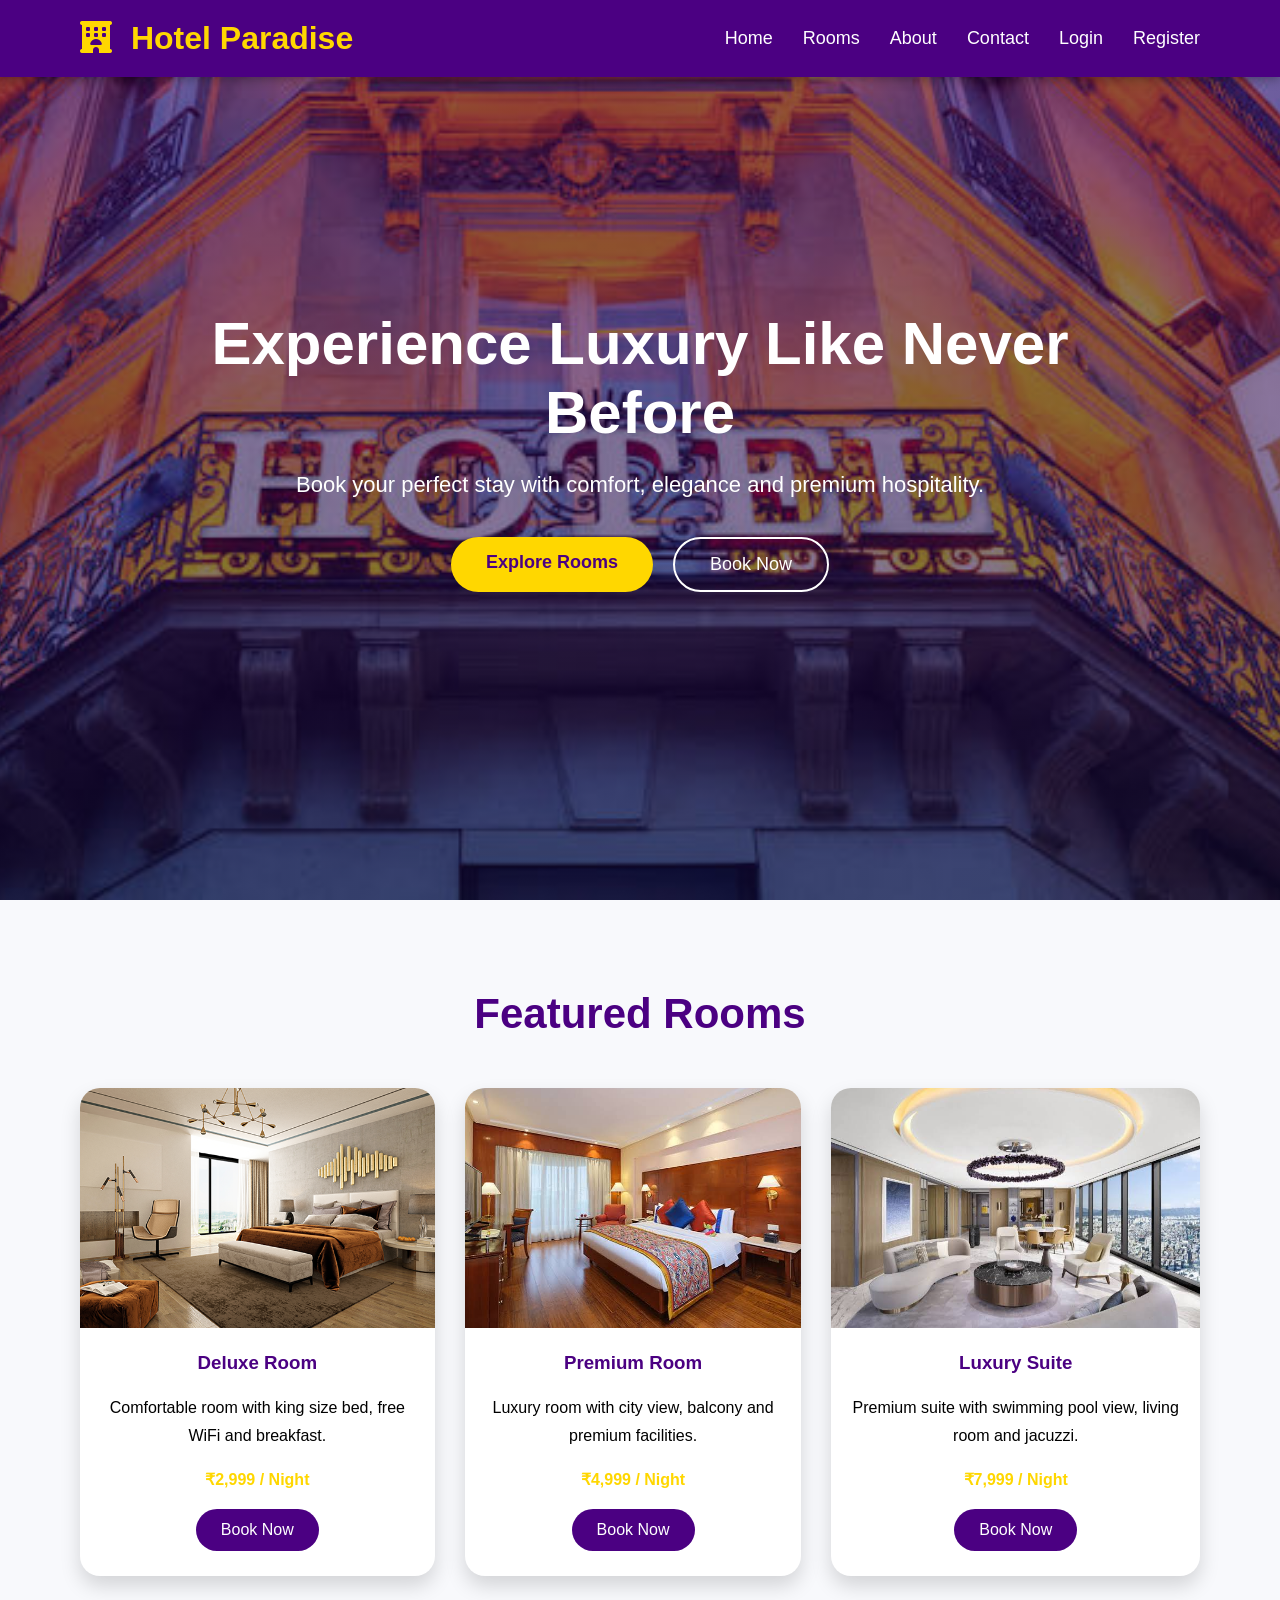
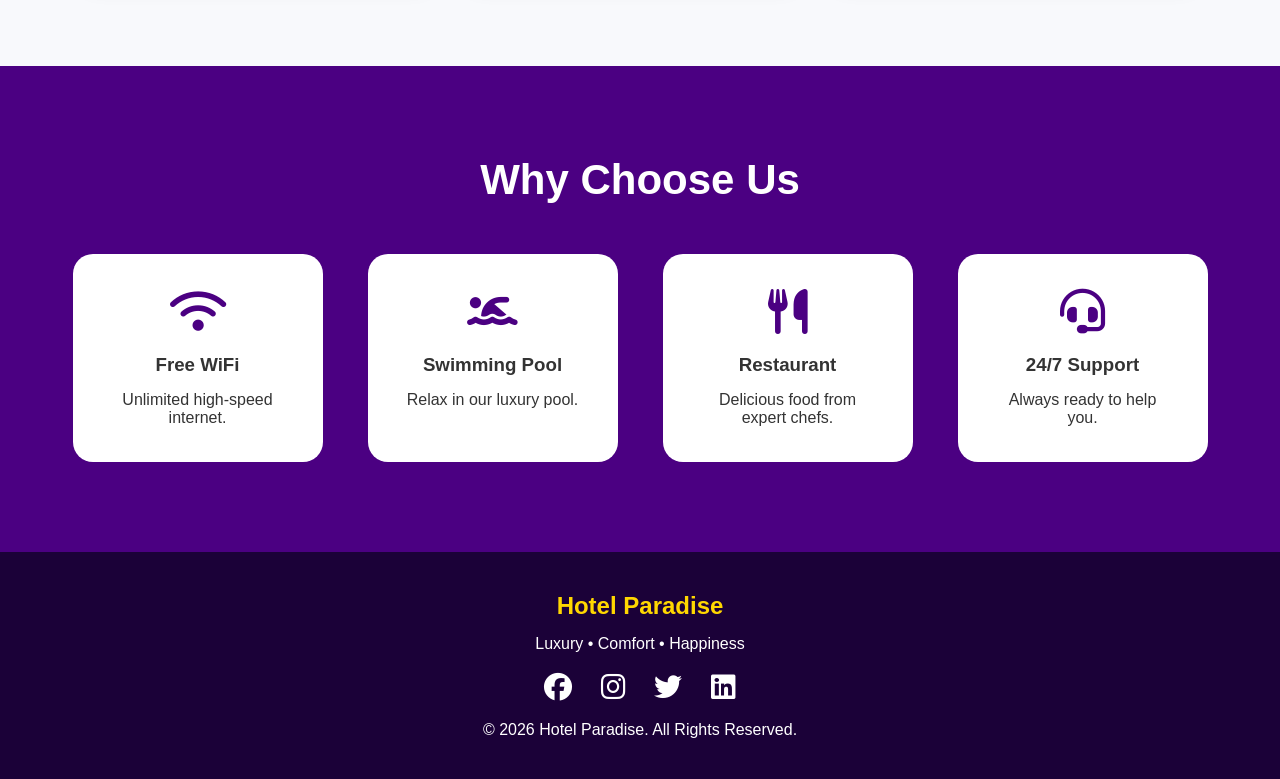
<file: index.html>
<!DOCTYPE html>
<html lang="en">
<head>

<meta charset="UTF-8">
<meta name="viewport" content="width=device-width, initial-scale=1.0">

<title>Hotel Management System</title>

<link rel="stylesheet" href="index.css">

<link rel="stylesheet"
href="https://cdnjs.cloudflare.com/ajax/libs/font-awesome/6.6.0/css/all.min.css">

</head>

<body>

<!-- Navigation -->

<header>

<nav class="navbar">

<div class="logo">

<i class="fa-solid fa-hotel"></i>

<span>Hotel Paradise</span>

</div>

<ul>

<li><a href="index.html">Home</a></li>

<li><a href="rooms.html">Rooms</a></li>

<li><a href="about.html">About</a></li>

<li><a href="contact.html">Contact</a></li>

<li><a href="login.html">Login</a></li>

<li><a href="register.html">Register</a></li>

</ul>

</nav>

</header>

<!-- Hero Section -->

<section class="hero">

<div class="hero-content">

<h1>
Experience Luxury Like Never Before
</h1>

<p>

Book your perfect stay with comfort,
elegance and premium hospitality.

</p>

<div class="buttons">

<a href="rooms.html" class="btn">
Explore Rooms
</a>

<a href="booking.html" class="btn2">
Book Now
</a>

</div>

</div>

</section>

<!-- Featured Rooms -->

<section class="rooms">

<h2>Featured Rooms</h2>

<div class="room-container">

<div class="room-card">

<img src="deluxe.jpg">

<h3>Deluxe Room</h3>

<p>

Comfortable room with king size bed,
free WiFi and breakfast.

</p>

<h4>₹2,999 / Night</h4>

<a href="booking.html">
Book Now
</a>

</div>

<div class="room-card">

<img src="premium.jpg">

<h3>Premium Room</h3>

<p>

Luxury room with city view,
balcony and premium facilities.

</p>

<h4>₹4,999 / Night</h4>

<a href="booking.html">
Book Now
</a>

</div>

<div class="room-card">

<img src="suite.jpg">

<h3>Luxury Suite</h3>

<p>

Premium suite with swimming pool view,
living room and jacuzzi.

</p>

<h4>₹7,999 / Night</h4>

<a href="booking.html">
Book Now
</a>

</div>

</div>

</section>

<!-- Why Choose Us -->

<section class="services">

<h2>Why Choose Us</h2>

<div class="service-container">

<div class="service">

<i class="fa-solid fa-wifi"></i>

<h3>Free WiFi</h3>

<p>Unlimited high-speed internet.</p>

</div>

<div class="service">

<i class="fa-solid fa-person-swimming"></i>

<h3>Swimming Pool</h3>

<p>Relax in our luxury pool.</p>

</div>

<div class="service">

<i class="fa-solid fa-utensils"></i>

<h3>Restaurant</h3>

<p>Delicious food from expert chefs.</p>

</div>

<div class="service">

<i class="fa-solid fa-headset"></i>

<h3>24/7 Support</h3>

<p>Always ready to help you.</p>

</div>

</div>

</section>

<!-- Footer -->

<footer>

<div class="footer-content">

<h2>Hotel Paradise</h2>

<p>

Luxury • Comfort • Happiness

</p>

<div class="social">

<i class="fab fa-facebook"></i>

<i class="fab fa-instagram"></i>

<i class="fab fa-twitter"></i>

<i class="fab fa-linkedin"></i>

</div>

<p>

© 2026 Hotel Paradise. All Rights Reserved.

</p>

</div>

</footer>

</body>

</html>
</file>
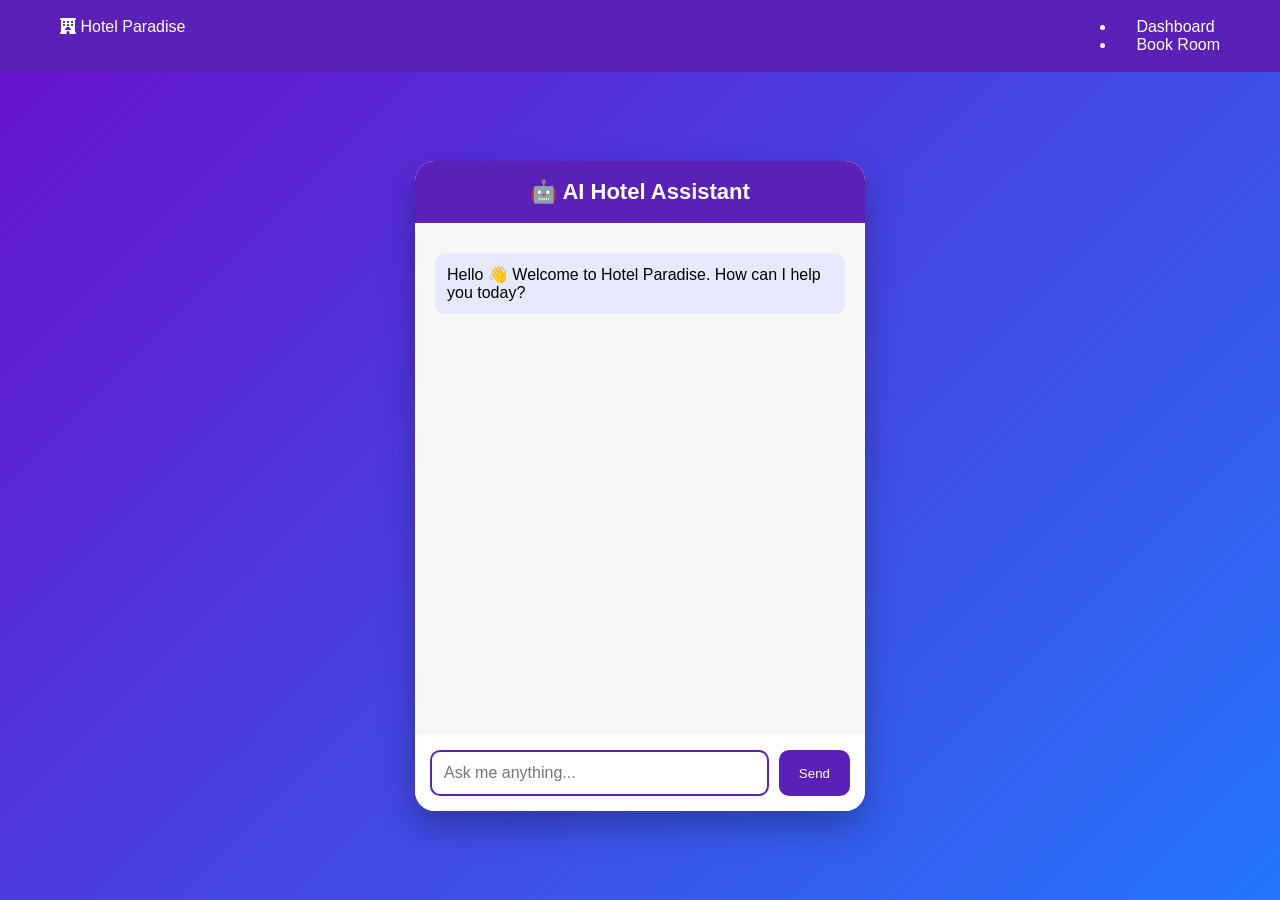
<file: chatbot.html>
<!DOCTYPE html>
<html lang="en">

<head>

<meta charset="UTF-8">

<meta name="viewport"
content="width=device-width, initial-scale=1.0">

<title>AI Hotel Assistant</title>

<link rel="stylesheet" href="chatbot.css">

<link rel="stylesheet"
href="https://cdnjs.cloudflare.com/ajax/libs/font-awesome/6.6.0/css/all.min.css">

</head>

<body>

<nav class="navbar">

<div class="logo">

<i class="fa-solid fa-hotel"></i>

Hotel Paradise

</div>

<ul>

<li><a href="dashboard.html">Dashboard</a></li>

<li><a href="booking.html">Book Room</a></li>

</ul>

</nav>

<div class="chat-container">

<div class="chat-header">

🤖 AI Hotel Assistant

</div>

<div id="chatBox" class="chat-box">

<div class="bot">

Hello 👋

Welcome to Hotel Paradise.

How can I help you today?

</div>

</div>

<div class="input-area">

<input
type="text"
id="userInput"
placeholder="Ask me anything...">

<button id="sendBtn">

Send

</button>

</div>

</div>

<script src="chatbot.js"></script>

</body>

</html>
</file>
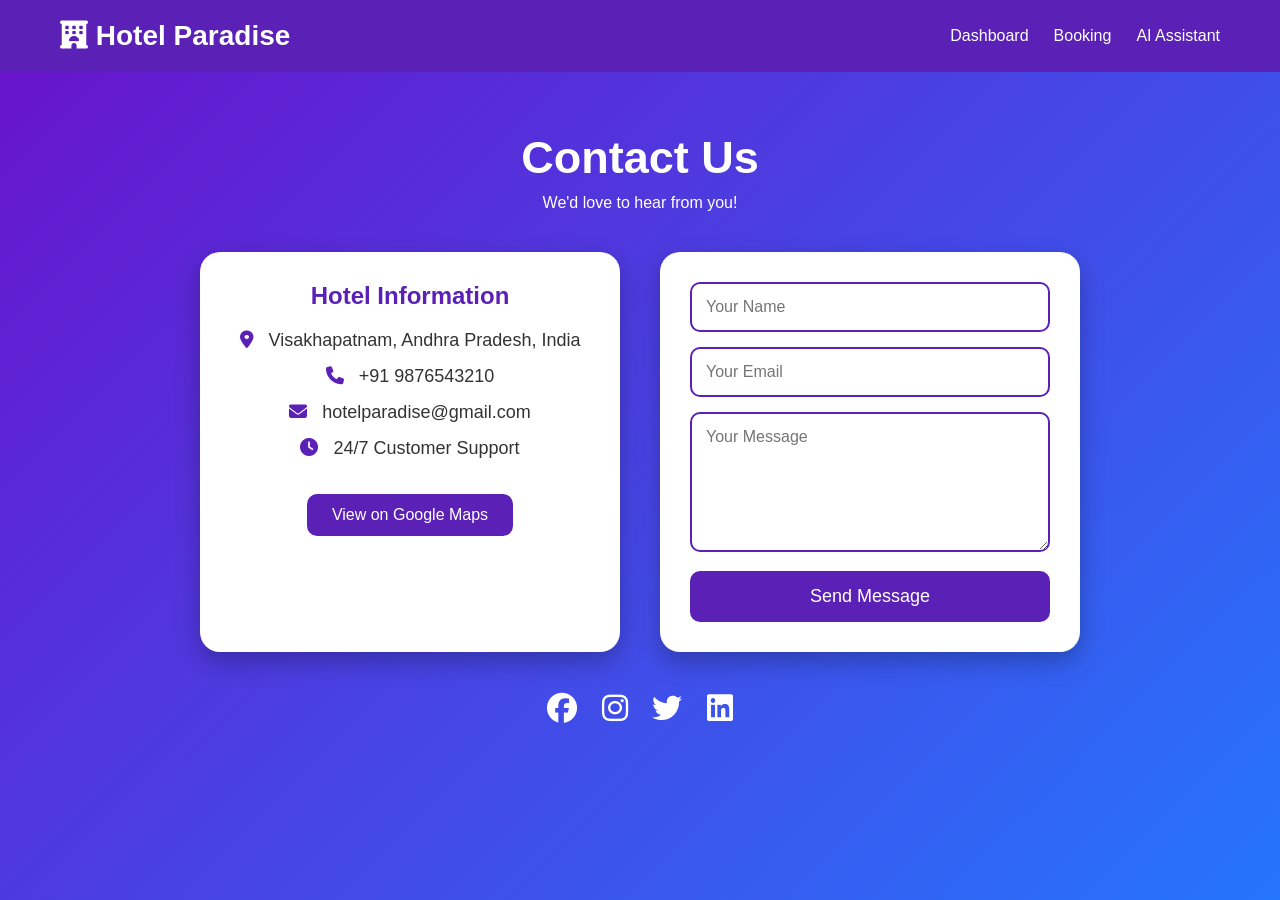
<file: contact.html>
<!DOCTYPE html>
<html lang="en">

<head>

<meta charset="UTF-8">

<meta name="viewport" content="width=device-width, initial-scale=1.0">

<title>Contact Us</title>

<link rel="stylesheet" href="contact.css">

<link rel="stylesheet"
href="https://cdnjs.cloudflare.com/ajax/libs/font-awesome/6.6.0/css/all.min.css">

</head>

<body>

<nav class="navbar">

<div class="logo">

<i class="fa-solid fa-hotel"></i>

Hotel Paradise

</div>

<ul>

<li><a href="dashboard.html">Dashboard</a></li>

<li><a href="booking.html">Booking</a></li>

<li><a href="chatbot.html">AI Assistant</a></li>

</ul>

</nav>

<section class="contact">

<h1>Contact Us</h1>

<p>We'd love to hear from you!</p>

<div class="contact-container">

<div class="contact-info">

<h2>Hotel Information</h2>

<p><i class="fa-solid fa-location-dot"></i>
Visakhapatnam, Andhra Pradesh, India</p>

<p><i class="fa-solid fa-phone"></i>
+91 9876543210</p>

<p><i class="fa-solid fa-envelope"></i>
hotelparadise@gmail.com</p>

<p><i class="fa-solid fa-clock"></i>
24/7 Customer Support</p>

<a href="https://maps.google.com" target="_blank" class="map-btn">

View on Google Maps

</a>

</div>

<div class="contact-form">

<form>

<input
type="text"
placeholder="Your Name"
required>

<input
type="email"
placeholder="Your Email"
required>

<textarea
rows="6"
placeholder="Your Message"
required></textarea>

<button type="submit">

Send Message

</button>

</form>

</div>

</div>

<div class="social">

<a href="#"><i class="fab fa-facebook"></i></a>

<a href="#"><i class="fab fa-instagram"></i></a>

<a href="#"><i class="fab fa-twitter"></i></a>

<a href="#"><i class="fab fa-linkedin"></i></a>

</div>

</section>

</body>

</html>
</file>
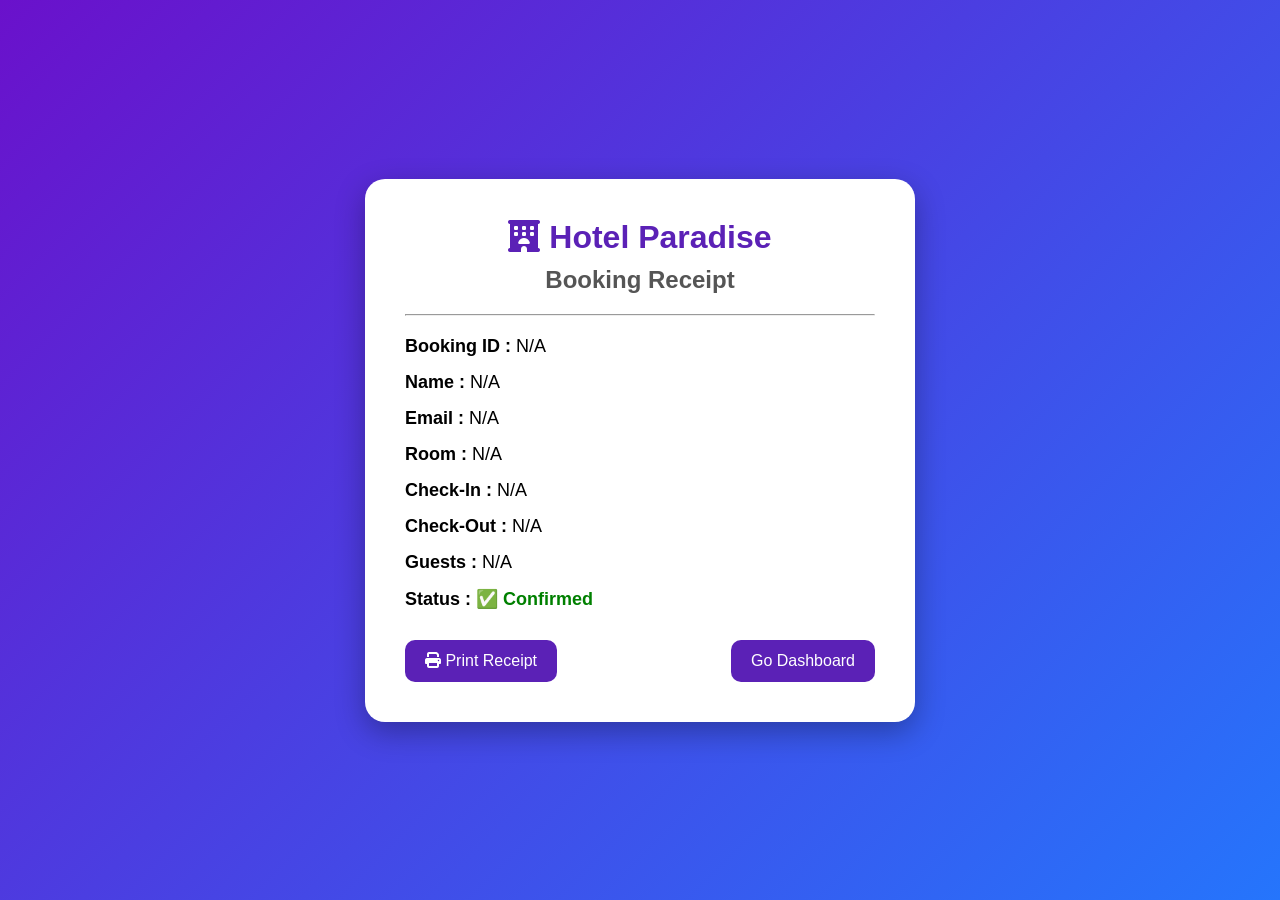
<file: receipt.html>
<!DOCTYPE html>
<html lang="en">

<head>

<meta charset="UTF-8">
<meta name="viewport" content="width=device-width, initial-scale=1.0">

<title>Booking Receipt</title>

<link rel="stylesheet" href="receipt.css">

<link rel="stylesheet"
href="https://cdnjs.cloudflare.com/ajax/libs/font-awesome/6.6.0/css/all.min.css">

</head>

<body>

<div class="receipt">

<h1>
<i class="fa-solid fa-hotel"></i>
Hotel Paradise
</h1>

<h2>Booking Receipt</h2>

<hr>

<p><strong>Booking ID :</strong> <span id="bookingId"></span></p>

<p><strong>Name :</strong> <span id="name"></span></p>

<p><strong>Email :</strong> <span id="email"></span></p>

<p><strong>Room :</strong> <span id="room"></span></p>

<p><strong>Check-In :</strong> <span id="checkin"></span></p>

<p><strong>Check-Out :</strong> <span id="checkout"></span></p>

<p><strong>Guests :</strong> <span id="guests"></span></p>

<p><strong>Status :</strong>

<span class="status">

✅ Confirmed

</span>

</p>

<div class="buttons">

<button onclick="window.print()">

<i class="fa-solid fa-print"></i>

Print Receipt

</button>

<a href="dashboard.html">

Go Dashboard

</a>

</div>

</div>

<script type="module" src="receipt.js"></script>

</body>

</html>
</file>
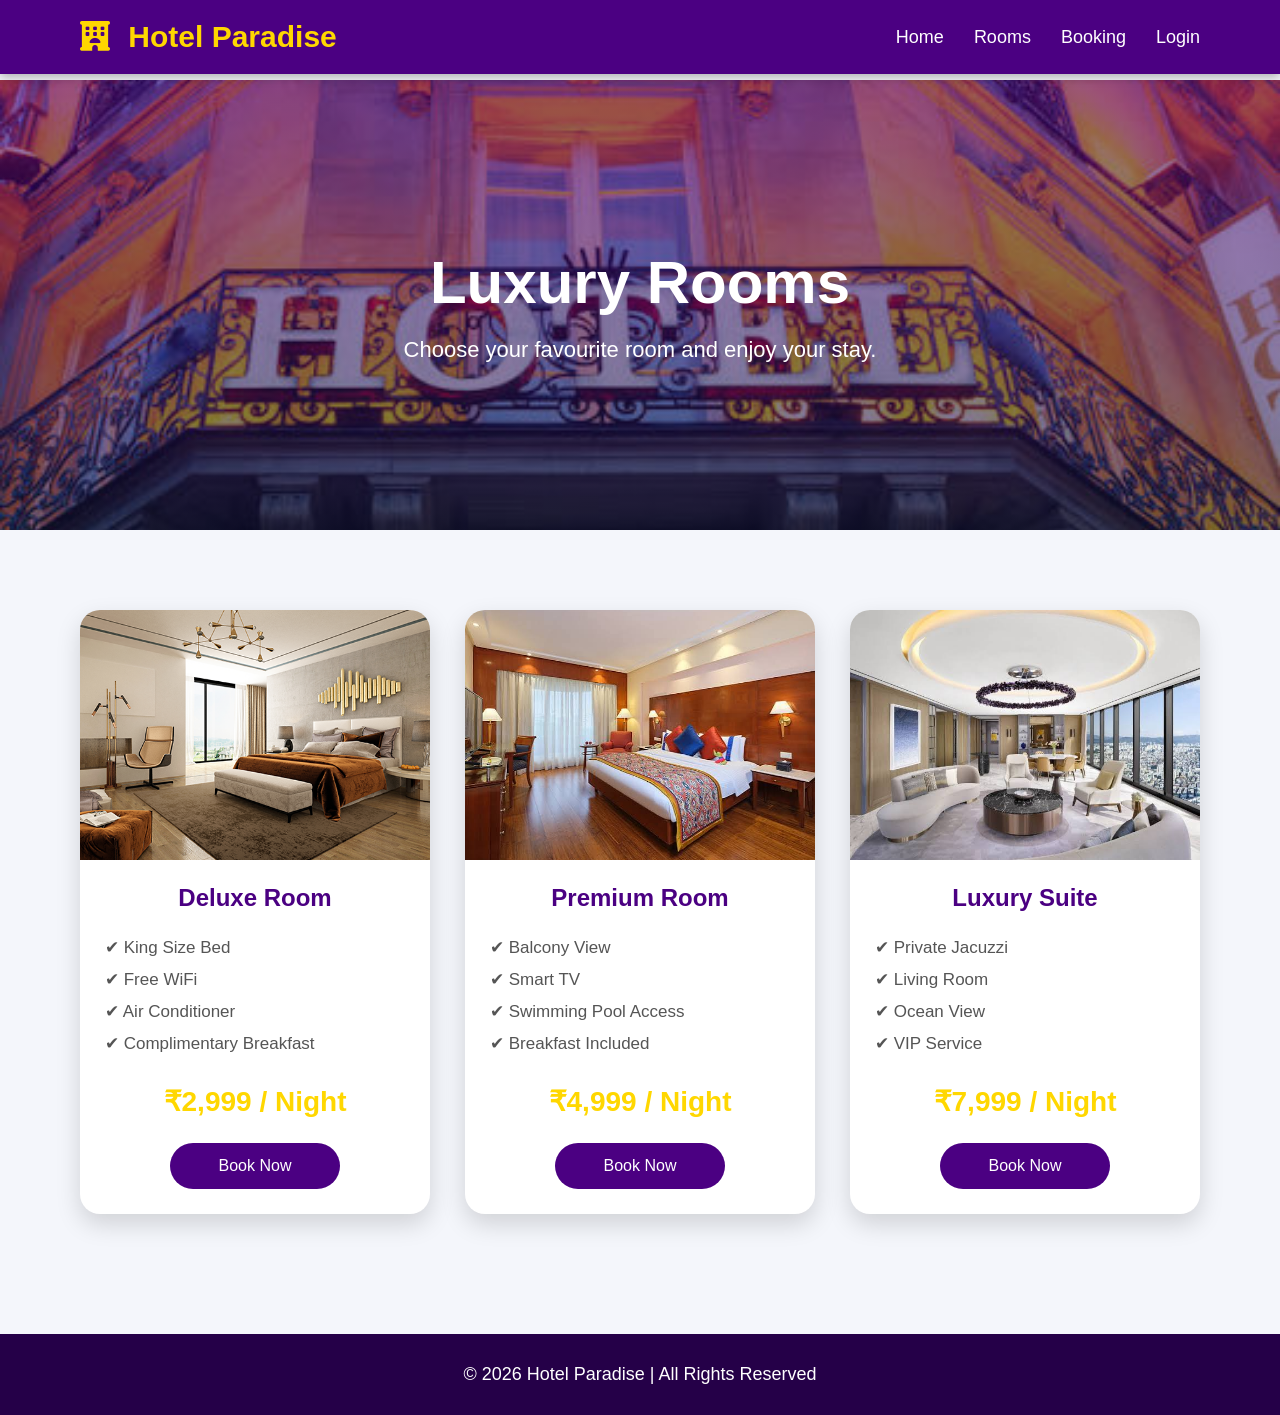
<file: rooms.html>
<!DOCTYPE html>
<html lang="en">

<head>

<meta charset="UTF-8">
<meta name="viewport" content="width=device-width, initial-scale=1.0">

<title>Rooms | Hotel Paradise</title>

<link rel="stylesheet" href="rooms.css">

<link rel="stylesheet"
href="https://cdnjs.cloudflare.com/ajax/libs/font-awesome/6.6.0/css/all.min.css">

</head>

<body>

<header>

<nav class="navbar">

<div class="logo">

<i class="fa-solid fa-hotel"></i>

Hotel Paradise

</div>

<ul>

<li><a href="index.html">Home</a></li>

<li><a href="rooms.html">Rooms</a></li>

<li><a href="booking.html">Booking</a></li>

<li><a href="login.html">Login</a></li>

</ul>

</nav>

</header>

<section class="banner">

<h1>Luxury Rooms</h1>

<p>
Choose your favourite room and enjoy your stay.
</p>

</section>

<section class="rooms">

<div class="card">

<img src="deluxe.jpg">

<h2>Deluxe Room</h2>

<p>

✔ King Size Bed<br>

✔ Free WiFi<br>

✔ Air Conditioner<br>

✔ Complimentary Breakfast

</p>

<h3>₹2,999 / Night</h3>

<a href="booking.html">Book Now</a>

</div>

<div class="card">

<img src="premium.jpg">

<h2>Premium Room</h2>

<p>

✔ Balcony View<br>

✔ Smart TV<br>

✔ Swimming Pool Access<br>

✔ Breakfast Included

</p>

<h3>₹4,999 / Night</h3>

<a href="booking.html">Book Now</a>

</div>

<div class="card">

<img src="suite.jpg">

<h2>Luxury Suite</h2>

<p>

✔ Private Jacuzzi<br>

✔ Living Room<br>

✔ Ocean View<br>

✔ VIP Service

</p>

<h3>₹7,999 / Night</h3>

<a href="booking.html">Book Now</a>

</div>

</section>

<footer>

<p>

© 2026 Hotel Paradise | All Rights Reserved

</p>

</footer>

</body>

</html>
</file>
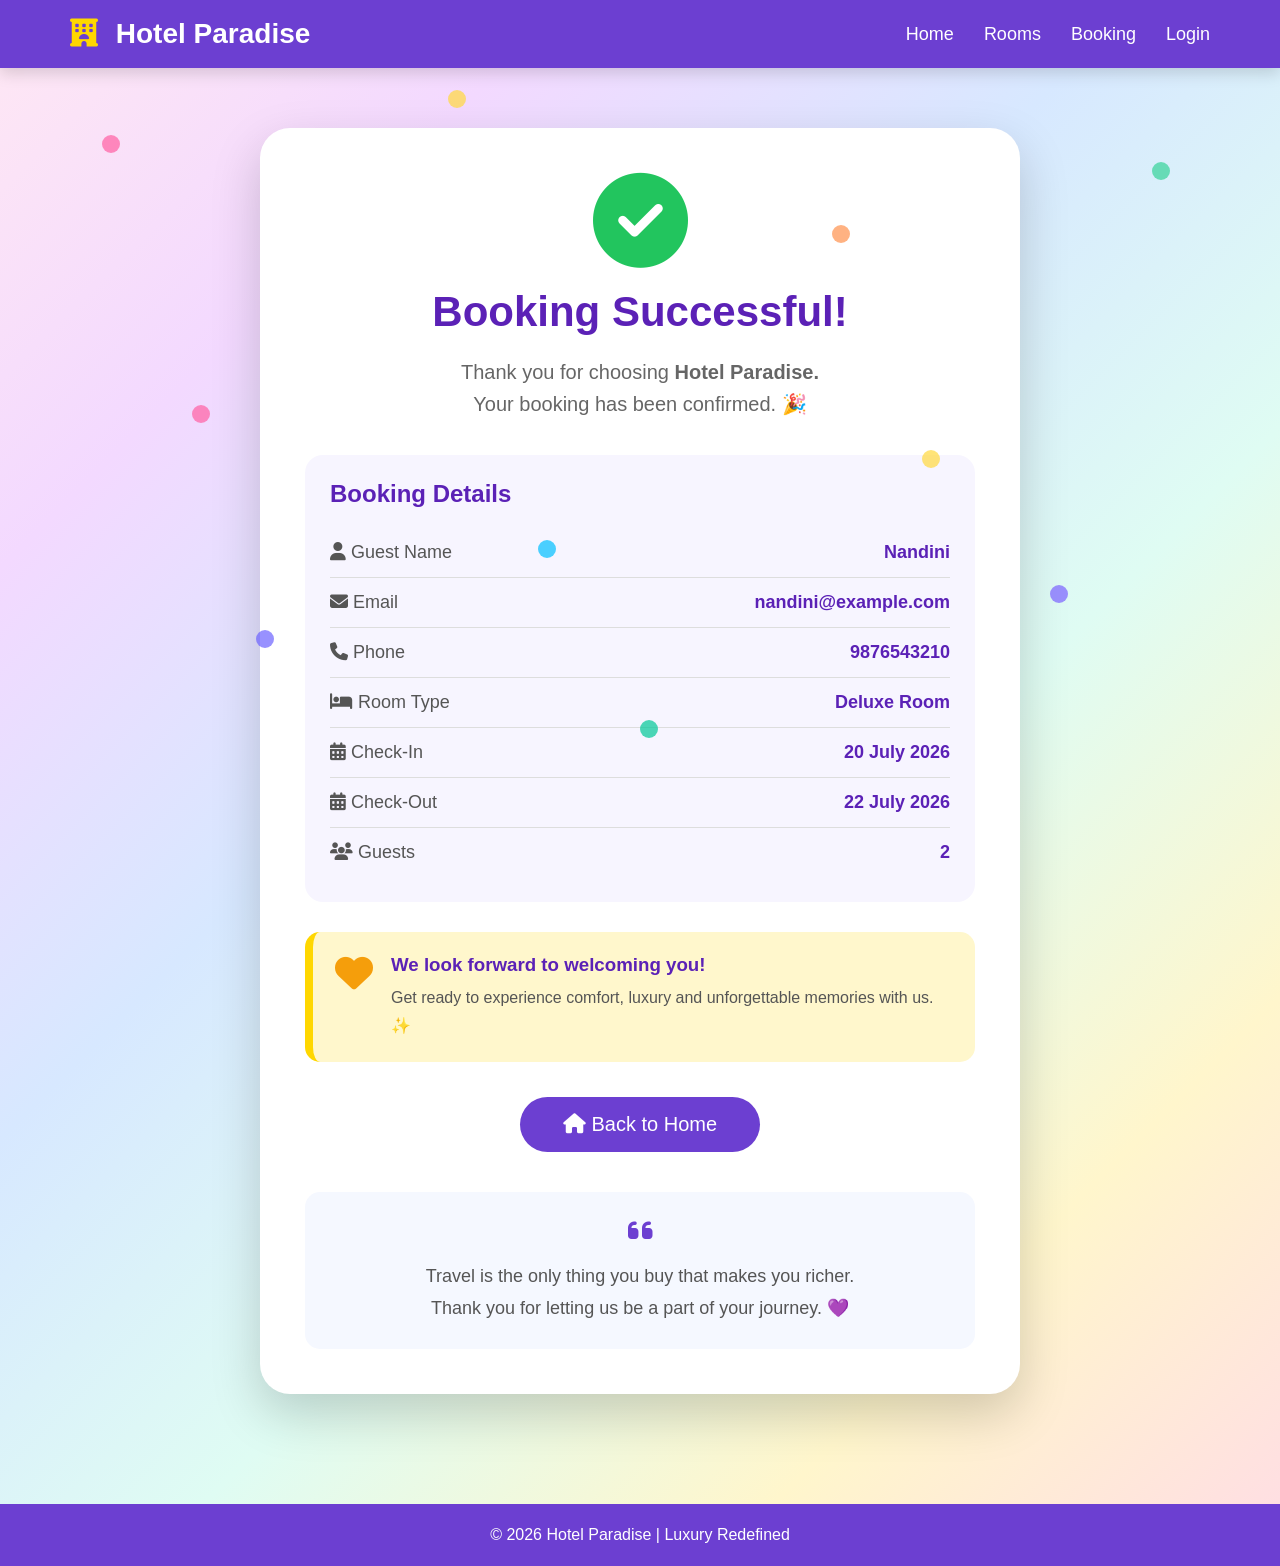
<file: success.html>
<!DOCTYPE html>
<html lang="en">

<head>

<meta charset="UTF-8">
<meta name="viewport" content="width=device-width, initial-scale=1.0">

<title>Booking Successful</title>

<link rel="stylesheet" href="success.css">

<link rel="stylesheet"
href="https://cdnjs.cloudflare.com/ajax/libs/font-awesome/6.6.0/css/all.min.css">

</head>

<body>

<!-- Navigation -->

<nav class="navbar">

<div class="logo">
<i class="fa-solid fa-hotel"></i>
Hotel Paradise
</div>

<ul>
<li><a href="index.html">Home</a></li>
<li><a href="rooms.html">Rooms</a></li>
<li><a href="booking.html">Booking</a></li>
<li><a href="login.html">Login</a></li>
</ul>

</nav>

<!-- Confetti -->

<div class="confetti c1"></div>
<div class="confetti c2"></div>
<div class="confetti c3"></div>
<div class="confetti c4"></div>
<div class="confetti c5"></div>
<div class="confetti c6"></div>
<div class="confetti c7"></div>
<div class="confetti c8"></div>
<div class="confetti c9"></div>
<div class="confetti c10"></div>

<!-- Success Card -->

<div class="container">

<div class="card">

<div class="check">

<i class="fa-solid fa-circle-check"></i>

</div>

<h1>Booking Successful!</h1>

<p class="subtitle">

Thank you for choosing <b>Hotel Paradise.</b><br>

Your booking has been confirmed. 🎉

</p>

<div class="details">

<h2>

Booking Details

</h2>

<div class="row">

<span><i class="fa-solid fa-user"></i> Guest Name</span>

<span id="guestName">Nandini</span>

</div>

<div class="row">

<span><i class="fa-solid fa-envelope"></i> Email</span>

<span id="guestEmail">nandini@example.com</span>

</div>

<div class="row">

<span><i class="fa-solid fa-phone"></i> Phone</span>

<span id="guestPhone">9876543210</span>

</div>

<div class="row">

<span><i class="fa-solid fa-bed"></i> Room Type</span>

<span id="guestRoom">Deluxe Room</span>

</div>

<div class="row">

<span><i class="fa-solid fa-calendar-days"></i> Check-In</span>

<span id="guestCheckin">20 July 2026</span>

</div>

<div class="row">

<span><i class="fa-solid fa-calendar-days"></i> Check-Out</span>

<span id="guestCheckout">22 July 2026</span>

</div>

<div class="row">

<span><i class="fa-solid fa-users"></i> Guests</span>

<span id="guestCount">2</span>

</div>

</div>

<div class="welcome">

<i class="fa-solid fa-heart"></i>

<div>

<h3>We look forward to welcoming you!</h3>

<p>

Get ready to experience comfort,

luxury and unforgettable memories with us.

✨

</p>

</div>

</div>

<a href="index.html" class="btn">

<i class="fa-solid fa-house"></i>

Back to Home

</a>

<div class="quote">

<i class="fa-solid fa-quote-left"></i>

<p>

Travel is the only thing you buy that makes you richer.

<br>

Thank you for letting us be a part of your journey.

💜

</p>

</div>

</div>

</div>

<footer>

© 2026 Hotel Paradise | Luxury Redefined

</footer>

</body>

</html>
</file>
<file: index.css>
*{
    margin:0;
    padding:0;
    box-sizing:border-box;
    font-family:'Poppins',sans-serif;
    scroll-behavior:smooth;
}

body{
    background:#f8f9fc;
}

/* Navigation */

.navbar{
    display:flex;
    justify-content:space-between;
    align-items:center;
    padding:20px 80px;
    background:#4B0082;
    position:fixed;
    width:100%;
    top:0;
    z-index:1000;
    box-shadow:0 3px 10px rgba(0,0,0,.3);
}

.logo{
    color:#FFD700;
    font-size:32px;
    font-weight:bold;
}

.logo i{
    margin-right:10px;
}

.navbar ul{
    display:flex;
    list-style:none;
}

.navbar ul li{
    margin-left:30px;
}

.navbar ul li a{
    text-decoration:none;
    color:white;
    font-size:18px;
    transition:.3s;
}

.navbar ul li a:hover{
    color:#FFD700;
}

/* Hero Section */

.hero{
    height:100vh;
    background:
    linear-gradient(rgba(60,0,90,.55),rgba(20,10,60,.55)),
    url("hotel.jpg");
    background-size:cover;
    background-position:center;
    display:flex;
    justify-content:center;
    align-items:center;
    text-align:center;
    color:white;
}

.hero-content{
    width:70%;
}

.hero h1{
    font-size:60px;
    margin-bottom:20px;
}

.hero p{
    font-size:22px;
    margin-bottom:35px;
    line-height:35px;
}

.buttons{
    display:flex;
    justify-content:center;
    gap:20px;
}

.btn,
.btn2{
    padding:15px 35px;
    text-decoration:none;
    border-radius:40px;
    font-size:18px;
    transition:.3s;
}

.btn{
    background:#FFD700;
    color:#4B0082;
    font-weight:bold;
}

.btn:hover{
    background:white;
}

.btn2{
    border:2px solid white;
    color:white;
}

.btn2:hover{
    background:white;
    color:#4B0082;
}

/* Rooms */

.rooms{
    padding:90px 80px;
    text-align:center;
}

.rooms h2{
    font-size:42px;
    color:#4B0082;
    margin-bottom:50px;
}

.room-container{
    display:flex;
    justify-content:space-between;
    gap:30px;
}

.room-card{
    background:white;
    border-radius:20px;
    overflow:hidden;
    box-shadow:0 10px 20px rgba(0,0,0,.15);
    transition:.4s;
}

.room-card:hover{
    transform:translateY(-10px);
}

.room-card img{
    width:100%;
    height:240px;
    object-fit:cover;
}

.room-card h3{
    color:#4B0082;
    margin:20px;
}

.room-card p{
    padding:0 20px;
    line-height:28px;
}

.room-card h4{
    color:#FFD700;
    margin:20px;
}

.room-card a{
    display:inline-block;
    margin-bottom:25px;
    background:#4B0082;
    color:white;
    padding:12px 25px;
    border-radius:30px;
    text-decoration:none;
}

.room-card a:hover{
    background:#FFD700;
    color:#4B0082;
}

/* Services */

.services{
    background:#4B0082;
    color:white;
    padding:90px 60px;
    text-align:center;
}

.services h2{
    font-size:42px;
    margin-bottom:50px;
}

.service-container{
    display:flex;
    justify-content:space-around;
    gap:20px;
}

.service{
    background:white;
    color:#333;
    padding:35px;
    width:250px;
    border-radius:20px;
    transition:.4s;
}

.service:hover{
    transform:scale(1.05);
}

.service i{
    font-size:45px;
    color:#4B0082;
    margin-bottom:20px;
}

.service h3{
    margin-bottom:15px;
}

/* Footer */

footer{
    background:#1b0138;
    color:white;
    text-align:center;
    padding:40px;
}

.footer-content h2{
    color:#FFD700;
    margin-bottom:15px;
}

.social{
    margin:20px 0;
}

.social i{
    font-size:28px;
    margin:0 12px;
    cursor:pointer;
    transition:.3s;
}

.social i:hover{
    color:#FFD700;
}

/* Responsive */

@media(max-width:900px){

.navbar{
    flex-direction:column;
    padding:20px;
}

.navbar ul{
    flex-wrap:wrap;
    justify-content:center;
    margin-top:15px;
}

.room-container{
    flex-direction:column;
}

.service-container{
    flex-direction:column;
    align-items:center;
}

.hero h1{
    font-size:38px;
}

.hero p{
    font-size:18px;
}

}
</file>
<file: chatbot.css>
*{
margin:0;
padding:0;
box-sizing:border-box;
font-family:Poppins,sans-serif;
}

body{

background:linear-gradient(135deg,#6a11cb,#2575fc);

height:100vh;

display:flex;

flex-direction:column;

}

.navbar{

background:#5B21B6;

color:white;

padding:18px 60px;

display:flex;

justify-content:space-between;

}

.navbar a{

color:white;

text-decoration:none;

margin-left:20px;

}

.chat-container{

width:450px;

height:650px;

background:white;

margin:auto;

border-radius:20px;

overflow:hidden;

box-shadow:0 15px 35px rgba(0,0,0,.3);

display:flex;

flex-direction:column;

}

.chat-header{

background:#5B21B6;

color:white;

padding:18px;

text-align:center;

font-size:22px;

font-weight:bold;

}

.chat-box{

flex:1;

padding:20px;

overflow-y:auto;

background:#f7f7f7;

}

.bot{

background:#e8e8ff;

padding:12px;

margin:10px 0;

border-radius:10px;

}

.user{

background:#5B21B6;

color:white;

padding:12px;

margin:10px 0;

border-radius:10px;

text-align:right;

}

.input-area{

display:flex;

padding:15px;

background:white;

}

.input-area input{

flex:1;

padding:12px;

font-size:16px;

border:2px solid #5B21B6;

border-radius:10px;

}

.input-area button{

margin-left:10px;

padding:12px 20px;

background:#5B21B6;

color:white;

border:none;

border-radius:10px;

cursor:pointer;

}

.input-area button:hover{

background:#FFD700;

color:#5B21B6;

}
</file>
<file: contact.css>
*{
margin:0;
padding:0;
box-sizing:border-box;
font-family:Poppins,sans-serif;
}

body{
background:linear-gradient(135deg,#6a11cb,#2575fc);
min-height:100vh;
}

.navbar{
background:#5B21B6;
display:flex;
justify-content:space-between;
align-items:center;
padding:20px 60px;
color:white;
}

.logo{
font-size:28px;
font-weight:bold;
}

.navbar ul{
display:flex;
list-style:none;
}

.navbar ul li{
margin-left:25px;
}

.navbar ul li a{
color:white;
text-decoration:none;
}

.contact{
padding:60px;
text-align:center;
color:white;
}

.contact h1{
font-size:45px;
margin-bottom:10px;
}

.contact-container{
display:flex;
justify-content:center;
gap:40px;
flex-wrap:wrap;
margin-top:40px;
}

.contact-info,
.contact-form{
background:white;
color:#333;
padding:30px;
border-radius:20px;
width:420px;
box-shadow:0 10px 25px rgba(0,0,0,.25);
}

.contact-info h2{
color:#5B21B6;
margin-bottom:20px;
}

.contact-info p{
margin:15px 0;
font-size:18px;
}

.contact-info i{
color:#5B21B6;
margin-right:10px;
}

.map-btn{
display:inline-block;
margin-top:20px;
padding:12px 25px;
background:#5B21B6;
color:white;
text-decoration:none;
border-radius:10px;
}

.contact-form input,
.contact-form textarea{
width:100%;
padding:14px;
margin-bottom:15px;
border:2px solid #5B21B6;
border-radius:10px;
font-size:16px;
}

.contact-form button{
width:100%;
padding:15px;
background:#5B21B6;
color:white;
border:none;
border-radius:10px;
cursor:pointer;
font-size:18px;
}

.contact-form button:hover{
background:#FFD700;
color:#5B21B6;
}

.social{
margin-top:40px;
}

.social a{
display:inline-block;
margin:0 10px;
font-size:30px;
color:white;
transition:.3s;
}

.social a:hover{
transform:scale(1.2);
color:#FFD700;
}
</file>
<file: receipt.css>
*{
margin:0;
padding:0;
box-sizing:border-box;
font-family:Poppins,sans-serif;
}

body{

background:linear-gradient(135deg,#6a11cb,#2575fc);

display:flex;

justify-content:center;

align-items:center;

height:100vh;

}

.receipt{

background:white;

padding:40px;

width:550px;

border-radius:20px;

box-shadow:0 10px 30px rgba(0,0,0,.3);

}

h1{

text-align:center;

color:#5B21B6;

margin-bottom:10px;

}

h2{

text-align:center;

margin-bottom:20px;

color:#555;

}

hr{

margin:20px 0;

}

p{

font-size:18px;

margin:15px 0;

}

.status{

color:green;

font-weight:bold;

}

.buttons{

display:flex;

justify-content:space-between;

margin-top:30px;

}

button,a{

padding:12px 20px;

border:none;

border-radius:10px;

text-decoration:none;

background:#5B21B6;

color:white;

cursor:pointer;

font-size:16px;

}

button:hover,a:hover{

background:#FFD700;

color:#5B21B6;

}
</file>
<file: rooms.css>
*{
    margin:0;
    padding:0;
    box-sizing:border-box;
    font-family:'Poppins',sans-serif;
}

body{
    background:#f4f6fb;
}

/* Navigation */

.navbar{
    position:fixed;
    top:0;
    width:100%;
    background:#4B0082;
    display:flex;
    justify-content:space-between;
    align-items:center;
    padding:20px 80px;
    z-index:1000;
    box-shadow:0 3px 10px rgba(0,0,0,.3);
}

.logo{
    color:#FFD700;
    font-size:30px;
    font-weight:bold;
}

.logo i{
    margin-right:10px;
}

.navbar ul{
    display:flex;
    list-style:none;
}

.navbar ul li{
    margin-left:30px;
}

.navbar ul li a{
    text-decoration:none;
    color:white;
    font-size:18px;
    transition:.3s;
}

.navbar ul li a:hover{
    color:#FFD700;
}

/* Banner */

.banner{
    height:50vh;
    background:
    linear-gradient(rgba(75,0,130,.55),rgba(20,20,60,.55)),
    url("hotel.jpg");

    background-size:cover;
    background-position:center;

    display:flex;
    flex-direction:column;
    justify-content:center;
    align-items:center;

    color:white;
    text-align:center;

    margin-top:80px;
}

.banner h1{
    font-size:60px;
    margin-bottom:20px;
}

.banner p{
    font-size:22px;
}

/* Room Section */

.rooms{

    display:grid;

    grid-template-columns:repeat(auto-fit,minmax(320px,1fr));

    gap:35px;

    padding:80px;
}

.card{

    background:white;

    border-radius:20px;

    overflow:hidden;

    box-shadow:0 10px 25px rgba(0,0,0,.15);

    transition:.4s;
}

.card:hover{

    transform:translateY(-12px);

    box-shadow:0 18px 35px rgba(0,0,0,.25);

}

.card img{

    width:100%;

    height:250px;

    object-fit:cover;
}

.card h2{

    color:#4B0082;

    text-align:center;

    margin:20px 0;
}

.card p{

    padding:0 25px;

    line-height:32px;

    color:#555;

    font-size:17px;
}

.card h3{

    text-align:center;

    color:#FFD700;

    margin:25px 0;

    font-size:28px;
}

.card a{

    display:block;

    width:170px;

    margin:25px auto;

    text-align:center;

    padding:14px;

    border-radius:30px;

    background:#4B0082;

    color:white;

    text-decoration:none;

    transition:.3s;
}

.card a:hover{

    background:#FFD700;

    color:#4B0082;

}

/* Footer */

footer{

    background:#250048;

    color:white;

    text-align:center;

    padding:30px;

    margin-top:40px;

    font-size:18px;
}

/* Mobile */

@media(max-width:900px){

.navbar{

    flex-direction:column;

    padding:20px;
}

.navbar ul{

    margin-top:15px;

    flex-wrap:wrap;

    justify-content:center;
}

.navbar ul li{

    margin:10px;
}

.banner h1{

    font-size:42px;
}

.banner p{

    font-size:18px;
}

.rooms{

    padding:30px;
}

}
</file>
<file: success.css>
*{
    margin:0;
    padding:0;
    box-sizing:border-box;
    font-family:'Poppins',sans-serif;
}

body{

    min-height:100vh;

    background:linear-gradient(135deg,
    #ffe8f3 0%,
    #f3d9ff 20%,
    #d7e8ff 40%,
    #dffcf3 60%,
    #fff6cc 80%,
    #ffdce5 100%);

    overflow-x:hidden;
}

/* Navigation */

.navbar{

    width:100%;
    background:#6C3FD1;

    display:flex;
    justify-content:space-between;
    align-items:center;

    padding:18px 70px;

    box-shadow:0 5px 15px rgba(0,0,0,.15);

}

.logo{

    color:white;
    font-size:28px;
    font-weight:bold;

}

.logo i{

    margin-right:10px;
    color:#FFD700;

}

.navbar ul{

    display:flex;
    list-style:none;

}

.navbar ul li{

    margin-left:30px;

}

.navbar ul li a{

    color:white;
    text-decoration:none;
    font-size:18px;
    transition:.3s;

}

.navbar ul li a:hover{

    color:#FFD700;

}

/* Floating Confetti */

.confetti{

    position:absolute;
    width:18px;
    height:18px;
    border-radius:50%;
    opacity:.7;
    animation:float 10s infinite linear;

}

.c1{background:#ff5fa2;left:8%;top:15%;}
.c2{background:#6C63FF;left:20%;top:70%;}
.c3{background:#FFD93D;left:35%;top:10%;}
.c4{background:#00C897;left:50%;top:80%;}
.c5{background:#FF914D;left:65%;top:25%;}
.c6{background:#7B61FF;left:82%;top:65%;}
.c7{background:#34D399;left:90%;top:18%;}
.c8{background:#FF5FA2;left:15%;top:45%;}
.c9{background:#FFD93D;left:72%;top:50%;}
.c10{background:#00BFFF;left:42%;top:60%;}

@keyframes float{

0%{
transform:translateY(0) rotate(0deg);
}

50%{
transform:translateY(-25px) rotate(180deg);
}

100%{
transform:translateY(0) rotate(360deg);
}

}

/* Container */

.container{

    display:flex;
    justify-content:center;
    align-items:center;

    padding:60px 20px;

}

/* Card */

.card{

    width:760px;

    background:white;

    border-radius:30px;

    padding:45px;

    box-shadow:0 20px 50px rgba(0,0,0,.18);

    animation:popup .8s;

}

@keyframes popup{

from{

transform:scale(.8);
opacity:0;

}

to{

transform:scale(1);
opacity:1;

}

}

/* Check */

.check{

    text-align:center;

}

.check i{

    font-size:95px;

    color:#22C55E;

    margin-bottom:20px;

}

/* Heading */

.card h1{

    text-align:center;

    color:#5B21B6;

    font-size:42px;

}

.subtitle{

    text-align:center;

    color:#666;

    font-size:20px;

    margin:20px 0 35px;

    line-height:32px;

}

/* Details */

.details{

    background:#F7F5FF;

    border-radius:18px;

    padding:25px;

    margin-bottom:30px;

}

.details h2{

    color:#5B21B6;

    margin-bottom:20px;

}

.row{

    display:flex;

    justify-content:space-between;

    padding:14px 0;

    border-bottom:1px solid #ddd;

    font-size:18px;

}

.row:last-child{

    border:none;

}

.row span:first-child{

    color:#555;

}

.row span:last-child{

    font-weight:bold;

    color:#5B21B6;

}

/* Welcome */

.welcome{

    background:#FFF7CC;

    border-left:8px solid #FFD700;

    border-radius:15px;

    padding:22px;

    display:flex;

    gap:18px;

    margin-bottom:35px;

}

.welcome i{

    font-size:38px;

    color:#F59E0B;

}

.welcome h3{

    color:#5B21B6;

    margin-bottom:8px;

}

.welcome p{

    color:#555;

    line-height:28px;

}

/* Button */

.btn{

    display:block;

    width:240px;

    margin:0 auto;

    text-align:center;

    text-decoration:none;

    background:#6C3FD1;

    color:white;

    padding:16px;

    border-radius:40px;

    font-size:20px;

    transition:.3s;

}

.btn:hover{

    background:#FFD700;

    color:#5B21B6;

    transform:scale(1.05);

}

/* Quote */

.quote{

    margin-top:40px;

    background:#F5F8FF;

    border-radius:15px;

    padding:25px;

    text-align:center;

}

.quote i{

    color:#6C3FD1;

    font-size:28px;

    margin-bottom:15px;

}

.quote p{

    color:#555;

    font-size:18px;

    line-height:32px;

}

/* Footer */

footer{

    background:#6C3FD1;

    color:white;

    text-align:center;

    padding:22px;

    margin-top:50px;

}

/* Responsive */

@media(max-width:768px){

.navbar{

flex-direction:column;
padding:20px;

}

.navbar ul{

margin-top:15px;
flex-wrap:wrap;
justify-content:center;

}

.card{

width:95%;
padding:30px;

}

.row{

flex-direction:column;
gap:5px;

}

.btn{

width:100%;

}

}
</file>
